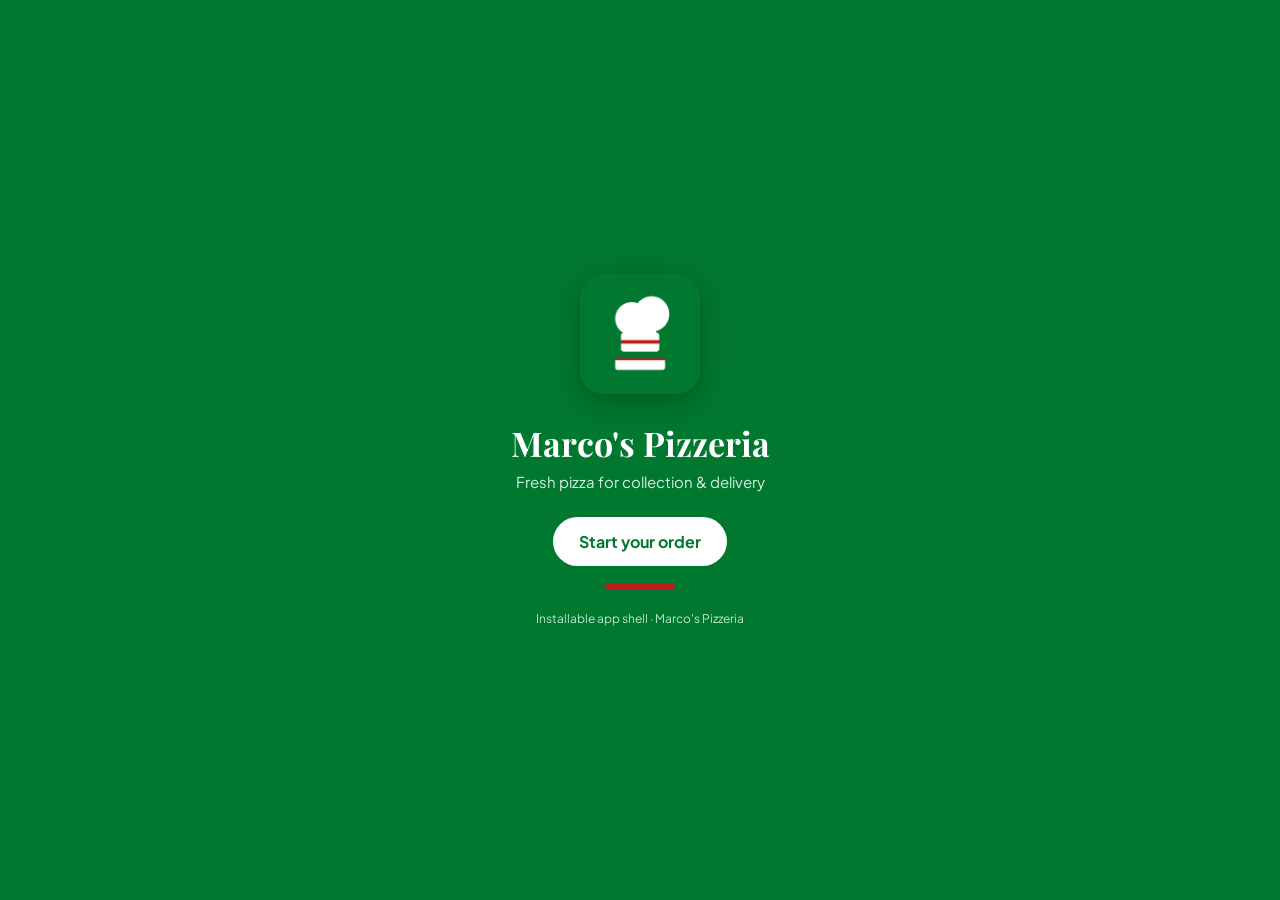
<file: docs/claude-integration/reference/marco-pwa/index.html>
<!doctype html>
<html lang="en-GB">
<head>
<meta charset="utf-8" />
<meta name="viewport" content="width=device-width, initial-scale=1, viewport-fit=cover" />
<title>Marco's Pizzeria — Order Online</title>
<meta name="theme-color" content="#007830" />
<link rel="manifest" href="manifest.webmanifest" />
<link rel="icon" href="icons/icon-192.png" />
<link rel="apple-touch-icon" href="icons/icon-192.png" />
<link rel="preconnect" href="https://fonts.googleapis.com">
<link rel="preconnect" href="https://fonts.gstatic.com" crossorigin>
<link href="https://fonts.googleapis.com/css2?family=Playfair+Display:wght@700;800&family=Plus+Jakarta+Sans:wght@400;600;700&display=swap" rel="stylesheet">
<style>
  *{box-sizing:border-box;margin:0;} 
  body{font-family:'Plus Jakarta Sans',system-ui,sans-serif;background:#007830;color:#fff;min-height:100vh;display:flex;align-items:center;justify-content:center;text-align:center;padding:24px;}
  .card{max-width:380px;}
  img{width:120px;height:120px;border-radius:24px;box-shadow:0 8px 30px rgba(0,0,0,.25);}
  h1{font-family:'Playfair Display',Georgia,serif;font-size:34px;margin:22px 0 6px;}
  .tag{color:#d7f0df;font-size:15px;margin-bottom:26px;}
  .btn{display:inline-block;background:#fff;color:#007830;font-weight:700;padding:14px 26px;border-radius:9999px;text-decoration:none;}
  .accent{height:5px;width:70px;background:#C01818;border-radius:9999px;margin:18px auto 0;}
  .small{margin-top:22px;font-size:12px;color:#bfe3c9;}
</style>
</head>
<body>
  <div class="card">
    <img src="icons/icon-512.png" alt="Marco's Pizzeria" />
    <h1>Marco's Pizzeria</h1>
    <p class="tag">Fresh pizza for collection &amp; delivery</p>
    <a class="btn" href="/">Start your order</a>
    <div class="accent"></div>
    <p class="small">Installable app shell · Marco's Pizzeria</p>
  </div>
  <script>
    if ('serviceWorker' in navigator) {
      window.addEventListener('load', () => navigator.serviceWorker.register('sw.js'));
    }
  </script>
</body>
</html>
</file>
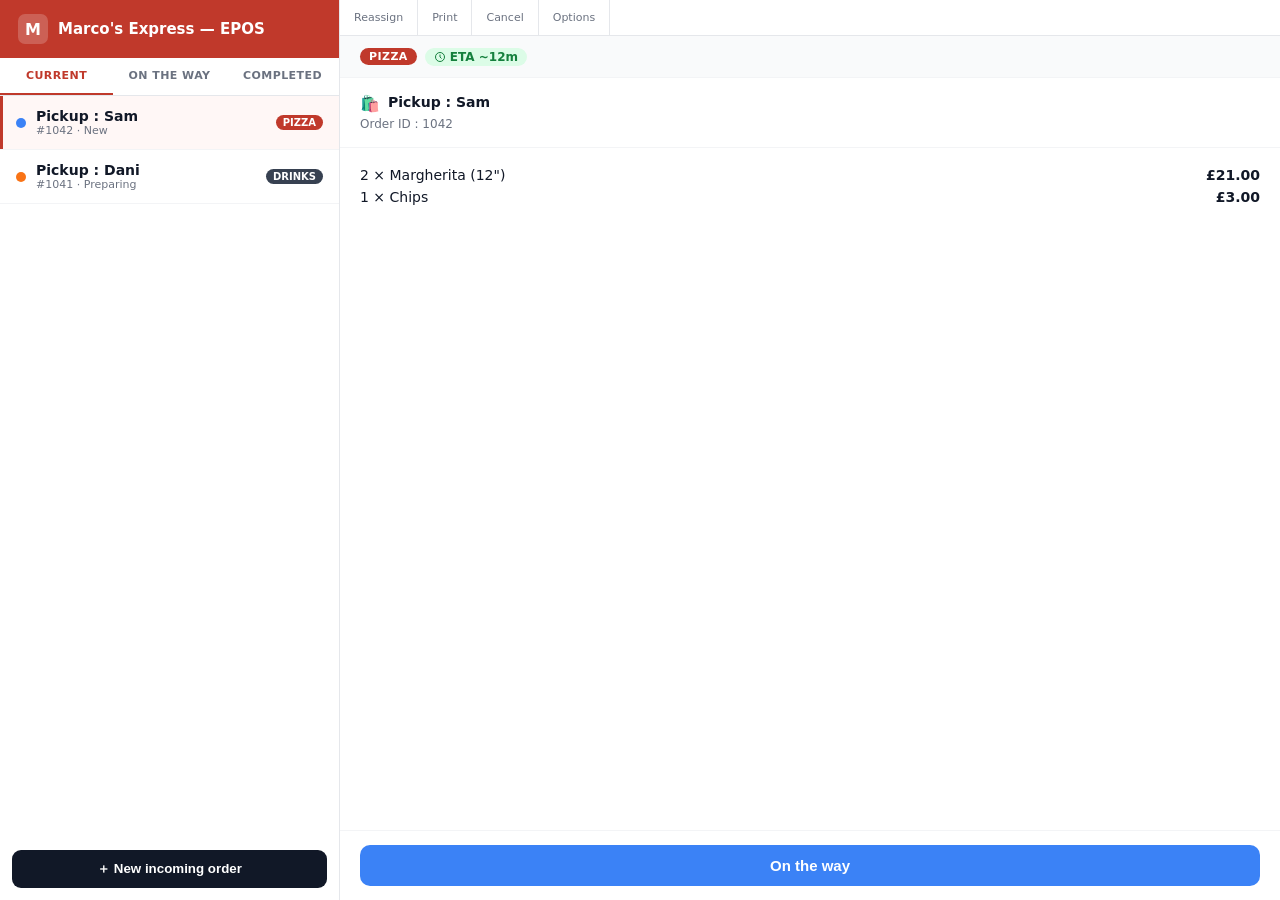
<file: docs/claude-integration/reference/epos-demo.html>
<!doctype html>
<html lang="en">
<head>
<meta charset="utf-8" />
<meta name="viewport" content="width=device-width, initial-scale=1" />
<title>Marco's Express EPOS — live AI demo</title>
<style>
  *{box-sizing:border-box;} html,body{margin:0;height:100%;}
  body{font-family:system-ui,-apple-system,"Segoe UI",sans-serif;background:#eef1f4;color:#111827;}
  .app{display:flex;height:100vh;}
  /* left: orders list */
  .list{width:340px;background:#fff;border-right:1px solid #e5e7eb;display:flex;flex-direction:column;}
  .brand{background:#c0392b;color:#fff;padding:14px 18px;display:flex;align-items:center;gap:10px;}
  .brand .logo{width:30px;height:30px;border-radius:7px;background:rgba(255,255,255,.2);display:flex;align-items:center;justify-content:center;font-weight:900;}
  .brand b{font-size:15px;}
  .tabs{display:flex;border-bottom:1px solid #e5e7eb;}
  .tab{flex:1;text-align:center;padding:11px 0;font-size:11px;font-weight:700;letter-spacing:.04em;color:#6b7280;cursor:pointer;border-bottom:2px solid transparent;}
  .tab.active{color:#c0392b;border-bottom-color:#c0392b;}
  .tickets{flex:1;overflow:auto;}
  .ticket{padding:12px 16px;border-bottom:1px solid #f3f4f6;cursor:pointer;display:flex;gap:10px;align-items:center;}
  .ticket:hover{background:#f9fafb;} .ticket.sel{background:#fff7f6;box-shadow:inset 3px 0 0 #c0392b;}
  .dot{width:10px;height:10px;border-radius:50%;flex:none;}
  .ticket .who{font-weight:700;font-size:14px;} .ticket .meta{font-size:11px;color:#6b7280;}
  .ticket .st{margin-left:auto;font-size:10px;font-weight:800;text-transform:uppercase;color:#fff;padding:2px 7px;border-radius:9999px;}
  .newbtn{margin:12px;padding:10px;border:none;border-radius:9px;background:#111827;color:#fff;font-weight:700;cursor:pointer;}
  /* right: detail */
  .detail{flex:1;display:flex;flex-direction:column;background:#fff;}
  .actionbar{display:flex;border-bottom:1px solid #e5e7eb;font-size:11px;color:#6b7280;}
  .actionbar div{padding:11px 14px;border-right:1px solid #e5e7eb;}
  .aistrip{display:flex;flex-wrap:wrap;align-items:center;gap:8px;padding:9px 20px;border-bottom:1px solid #f3f4f6;background:#f9fafb;min-height:42px;}
  .aistrip .thinking{font-size:12px;color:#9ca3af;font-style:italic;display:flex;align-items:center;gap:6px;}
  .spinner{width:12px;height:12px;border:2px solid #d1d5db;border-top-color:#c0392b;border-radius:50%;animation:spin .7s linear infinite;}
  @keyframes spin{to{transform:rotate(360deg);}}
  .chip{display:inline-flex;align-items:center;gap:4px;padding:2px 9px;border-radius:9999px;font-size:12px;font-weight:600;animation:pop .25s ease;}
  @keyframes pop{from{transform:scale(.8);opacity:0;}to{transform:scale(1);opacity:1;}}
  .station{font-size:11px;font-weight:800;text-transform:uppercase;letter-spacing:.04em;color:#fff;}
  .st-pizza{background:#c0392b;}.st-fryer{background:#d97706;}.st-grill{background:#b45309;}.st-cold{background:#0d9488;}.st-drinks{background:#374151;}.st-dessert{background:#16a34a;}
  .eta-green{background:#dcfce7;color:#15803d;}.eta-amber{background:#fef3c7;color:#b45309;}.eta-red{background:#fee2e2;color:#b91c1c;}
  .allergen{background:#dc2626;color:#fff;font-weight:800;}
  .cust{padding:16px 20px;border-bottom:1px solid #f3f4f6;}
  .cust .row{display:flex;gap:8px;align-items:flex-start;margin-bottom:4px;}
  .cust .name{font-weight:700;font-size:14px;} .cust .oid{font-size:12px;color:#6b7280;}
  .note{margin-top:8px;font-size:12px;color:#dc2626;font-weight:600;background:#fef2f2;border-radius:6px;padding:5px 9px;}
  .items{flex:1;padding:16px 20px;font-size:14px;}
  .items .r{display:flex;justify-content:space-between;padding:3px 0;}
  .items .r b{font-weight:600;}
  .foot{padding:14px 20px;border-top:1px solid #f3f4f6;}
  .adv{width:100%;padding:12px;border:none;border-radius:10px;color:#fff;font-size:15px;font-weight:800;cursor:pointer;}
  .b-blue{background:#3b82f6;}.b-orange{background:#f97316;}.b-green{background:#16a34a;}.b-gray{background:#9ca3af;}
  .empty{flex:1;display:flex;align-items:center;justify-content:center;color:#9ca3af;}
</style>
</head>
<body>
<div class="app">
  <div class="list">
    <div class="brand"><div class="logo">M</div><b>Marco's Express — EPOS</b></div>
    <div class="tabs"><div class="tab active">CURRENT</div><div class="tab">ON THE WAY</div><div class="tab">COMPLETED</div></div>
    <div class="tickets" id="tickets"></div>
    <button class="newbtn" id="newbtn">＋ New incoming order</button>
  </div>
  <div class="detail" id="detail"><div class="empty">Select an order</div></div>
</div>

<script>
const STATUS = { received:{label:'New',dot:'#3b82f6',chip:'#3b82f6',next:'in_kitchen',btn:'On the way',cls:'b-blue'},
  in_kitchen:{label:'Preparing',dot:'#f97316',chip:'#f97316',next:'ready',btn:'Mark Ready',cls:'b-orange'},
  ready:{label:'Ready',dot:'#16a34a',chip:'#16a34a',next:'completed',btn:'Complete',cls:'b-green'},
  completed:{label:'Done',dot:'#9ca3af',chip:'#9ca3af',next:null,btn:'Done',cls:'b-gray'} };
const STATIONS={pizza:'st-pizza',fryer:'st-fryer',grill:'st-grill',cold:'st-cold',drinks:'st-drinks',dessert:'st-dessert'};

let orders = [
  { id:1042, who:'Pickup : Sam', type:'pickup', oid:1042, placedAgo:2, status:'received',
    items:[['2 × Margherita (12")','£21.00'],['1 × Chips','£3.00']],
    ai:{station:'pizza',prep:14,allergens:[]} },
  { id:1041, who:'Pickup : Dani', type:'pickup', oid:1041, placedAgo:19, status:'in_kitchen',
    items:[['1 × Garlic Bread','£3.50'],['2 × Coke','£3.60']],
    ai:{station:'drinks',prep:8,allergens:[]} },
];
let selId = 1042;
const now = () => Date.now();
let clock = now();

function etaChip(o){
  if(!o.ai || !o.ai.prep) return '';
  const elapsed = Math.floor((clock - o.placedAt)/60000);
  const rem = o.ai.prep - elapsed;
  const cls = rem<0?'eta-red':rem<=5?'eta-amber':'eta-green';
  const txt = rem<0?`Overdue ${Math.abs(rem)}m`:`ETA ~${rem}m`;
  return `<span class="chip eta ${cls}"><svg width="12" height="12" viewBox="0 0 24 24" fill="none" stroke="currentColor" stroke-width="2"><circle cx="12" cy="12" r="9"/><path d="M12 7v5l3 3"/></svg>${txt}</span>`;
}

function renderList(){
  const t=document.getElementById('tickets');
  t.innerHTML = orders.filter(o=>['received','in_kitchen'].includes(o.status)).map(o=>{
    const s=STATUS[o.status];
    const stn = o.ai?.station ? `<span class="st ${STATIONS[o.ai.station]}">${o.ai.station}</span>` : `<span class="st" style="background:#cbd5e1">…</span>`;
    return `<div class="ticket ${o.id===selId?'sel':''}" data-id="${o.id}">
      <span class="dot" style="background:${s.dot}"></span>
      <div><div class="who">${o.who}</div><div class="meta">#${o.oid} · ${s.label}${o.ai?.allergens?.length?' · ⚠ allergen':''}</div></div>
      ${stn}</div>`;
  }).join('') || '<div style="padding:20px;color:#9ca3af;font-size:13px">No current orders</div>';
  t.querySelectorAll('.ticket').forEach(el=>el.onclick=()=>{selId=+el.dataset.id;render();});
}

function renderDetail(){
  const d=document.getElementById('detail');
  const o=orders.find(x=>x.id===selId);
  if(!o){d.innerHTML='<div class="empty">Select an order</div>';return;}
  const s=STATUS[o.status];
  let strip;
  if(o.enriching){ strip = `<div class="thinking"><span class="spinner"></span>Claude is routing this order…</div>`; }
  else if(o.ai){
    strip = `<span class="chip station ${STATIONS[o.ai.station]}">${o.ai.station}</span>${etaChip(o)}` +
      (o.ai.allergens.length?`<span class="chip allergen">⚠ Allergen: ${o.ai.allergens.join(', ')}</span>`:'');
  } else strip='';
  d.innerHTML = `
    <div class="actionbar"><div>Reassign</div><div>Print</div><div>Cancel</div><div>Options</div></div>
    <div class="aistrip">${strip}</div>
    <div class="cust">
      <div class="row"><span>${o.type==='pickup'?'🛍️':'🚚'}</span><span class="name">${o.who}</span></div>
      <div class="oid">Order ID : ${o.oid}</div>
      ${o.note?`<div class="note">Note: "${o.note}"</div>`:''}
    </div>
    <div class="items">${o.items.map(([n,p])=>`<div class="r"><span>${n}</span><b>${p}</b></div>`).join('')}</div>
    <div class="foot"><button class="adv ${s.cls}" id="adv">${s.btn}</button></div>`;
  const adv=document.getElementById('adv');
  if(adv) adv.onclick=()=>{ if(s.next){o.status=s.next; render();} };
}
function render(){renderList();renderDetail();}

// stamp placedAt from placedAgo
orders.forEach(o=>o.placedAt = now() - o.placedAgo*60000);

// New order arrives -> appears instantly as "received" with no AI -> Claude enriches after ~1.6s
let nextId=1043;
document.getElementById('newbtn').onclick=()=>{
  const o={ id:nextId, who:'14 Hill Road, M21 9WX', type:'delivery', oid:nextId, placedAt:now(), status:'received',
    note:'severe nut allergy please',
    items:[['1 × Chicken Satay Pizza','£11.50'],['1 × Onion Rings','£3.50']],
    enriching:true, ai:null };
  nextId++;
  orders.unshift(o); selId=o.id; render();
  setTimeout(()=>{ o.enriching=false; o.ai={station:'fryer',prep:9,allergens:['nuts','gluten']}; render(); }, 1600);
};

// live clock so the ETA ticks
setInterval(()=>{ clock=now(); renderDetail(); }, 1000);
render();
</script>
</body>
</html>
</file>
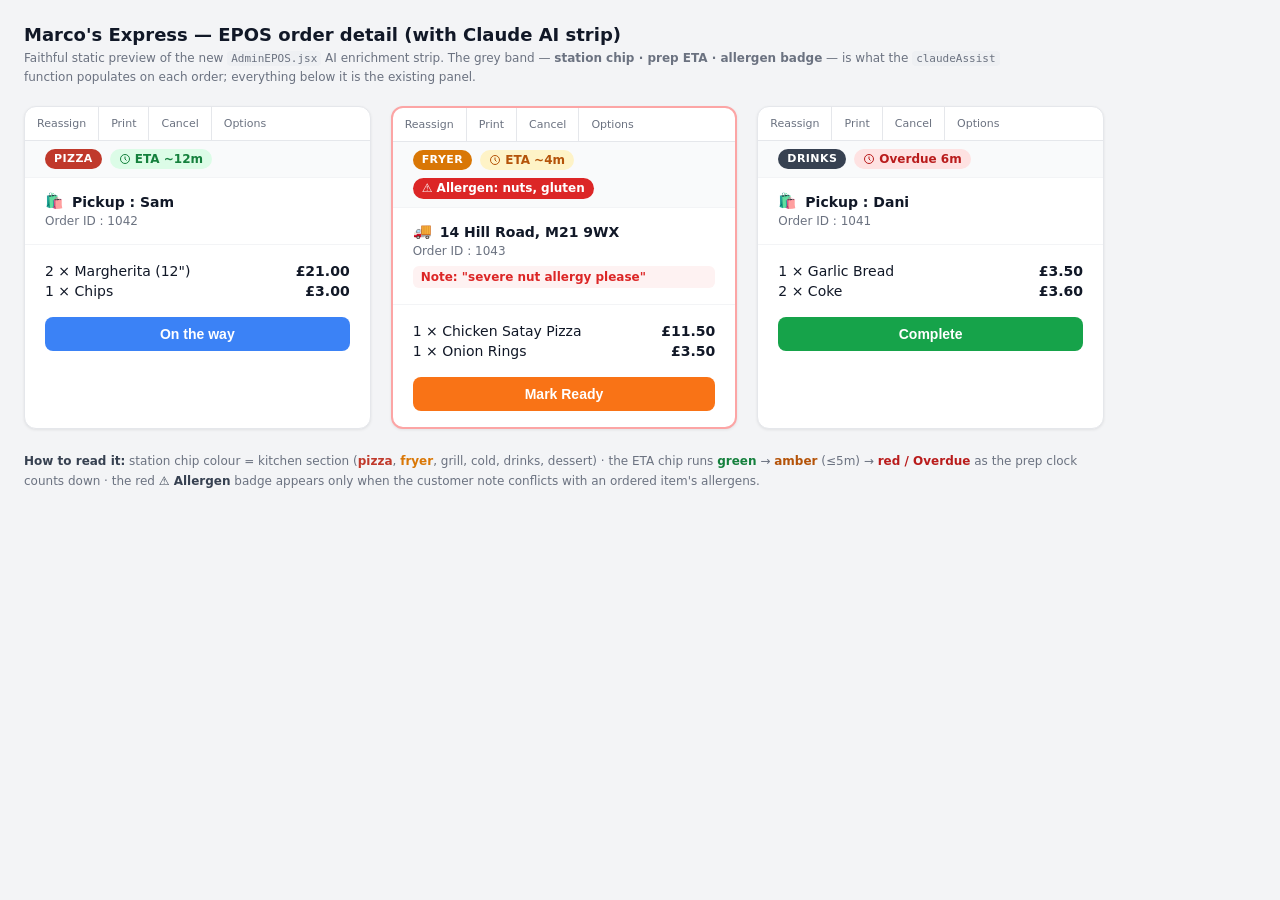
<file: docs/claude-integration/reference/epos-preview.html>
<!doctype html>
<html lang="en">
<head>
<meta charset="utf-8" />
<meta name="viewport" content="width=device-width, initial-scale=1" />
<title>EPOS AI strip — preview</title>
<style>
  :root { --ink:#111827; --muted:#6b7280; --line:#e5e7eb; }
  * { box-sizing: border-box; }
  body { margin:0; font-family: system-ui,-apple-system,"Segoe UI",sans-serif; background:#f3f4f6; color:var(--ink); padding:24px; }
  h1 { font-size:18px; margin:0 0 4px; }
  .sub { font-size:12px; color:var(--muted); margin:0 0 20px; max-width:1000px; line-height:1.5; }
  code { background:#eef0f3; padding:1px 4px; border-radius:4px; font-size:11px; }
  .grid { display:grid; grid-template-columns:repeat(3,1fr); gap:20px; max-width:1080px; }
  .card { background:#fff; border:1px solid var(--line); border-radius:12px; overflow:hidden; box-shadow:0 1px 3px rgba(0,0,0,.08); display:flex; flex-direction:column; }
  .card.alert { border:2px solid #fca5a5; }
  .actionbar { display:flex; border-bottom:1px solid var(--line); font-size:11px; color:var(--muted); }
  .actionbar div { padding:10px 12px; border-right:1px solid var(--line); }
  .actionbar div:last-child { border-right:none; }

  /* AI strip */
  .aistrip { display:flex; flex-wrap:wrap; align-items:center; gap:8px; padding:8px 20px; border-bottom:1px solid #f3f4f6; background:#f9fafb; }
  .chip { display:inline-flex; align-items:center; gap:4px; padding:2px 9px; border-radius:9999px; font-size:12px; font-weight:600; line-height:1.4; }
  .station { font-size:11px; font-weight:800; text-transform:uppercase; letter-spacing:.04em; color:#fff; }
  .st-pizza{background:#c0392b;} .st-fryer{background:#d97706;} .st-drinks{background:#374151;}
  .eta-green{background:#dcfce7; color:#15803d;} .eta-amber{background:#fef3c7; color:#b45309;} .eta-red{background:#fee2e2; color:#b91c1c;}
  .allergen{background:#dc2626; color:#fff; font-weight:800;}
  .eta svg{display:block;}

  .custblock { padding:16px 20px; border-bottom:1px solid #f3f4f6; }
  .custrow { display:flex; align-items:flex-start; gap:8px; margin-bottom:4px; }
  .custrow .ic{ color:#f97316; font-size:15px; line-height:1; }
  .custname { font-weight:700; font-size:14px; }
  .oid { font-size:12px; color:var(--muted); }
  .note { margin-top:8px; font-size:12px; color:#dc2626; font-weight:600; background:#fef2f2; border-radius:6px; padding:4px 8px; }

  .items { padding:16px 20px; font-size:14px; }
  .items .row { display:flex; justify-content:space-between; padding:2px 0; }
  .items .row span:last-child { font-weight:600; }

  .advance { margin:0 20px 16px; }
  .btn { width:100%; padding:9px; border:none; border-radius:8px; color:#fff; font-size:14px; font-weight:700; cursor:default; }
  .b-blue{background:#3b82f6;} .b-orange{background:#f97316;} .b-green{background:#16a34a;}

  .legend { margin-top:22px; font-size:12px; color:var(--muted); line-height:1.7; max-width:1080px; }
  .legend b{ color:#374151; }
  .sw{ font-weight:700; } .sw.p{color:#c0392b;} .sw.f{color:#d97706;} .sw.g{color:#15803d;} .sw.a{color:#b45309;} .sw.r{color:#b91c1c;}
</style>
</head>
<body>
  <h1>Marco's Express — EPOS order detail (with Claude AI strip)</h1>
  <p class="sub">Faithful static preview of the new <code>AdminEPOS.jsx</code> AI enrichment strip. The grey band — <b>station chip · prep&nbsp;ETA · allergen badge</b> — is what the <code>claudeAssist</code> function populates on each order; everything below it is the existing panel.</p>

  <div class="grid">

    <!-- on track -->
    <div class="card">
      <div class="actionbar"><div>Reassign</div><div>Print</div><div>Cancel</div><div>Options</div></div>
      <div class="aistrip">
        <span class="chip station st-pizza">pizza</span>
        <span class="chip eta eta-green"><svg width="12" height="12" viewBox="0 0 24 24" fill="none" stroke="currentColor" stroke-width="2"><circle cx="12" cy="12" r="9"/><path d="M12 7v5l3 3"/></svg>ETA ~12m</span>
      </div>
      <div class="custblock">
        <div class="custrow"><span class="ic">🛍️</span><span class="custname">Pickup : Sam</span></div>
        <div class="oid">Order ID : 1042</div>
      </div>
      <div class="items">
        <div class="row"><span>2 × Margherita (12")</span><span>£21.00</span></div>
        <div class="row"><span>1 × Chips</span><span>£3.00</span></div>
      </div>
      <div class="advance"><button class="btn b-blue">On the way</button></div>
    </div>

    <!-- allergen + amber -->
    <div class="card alert">
      <div class="actionbar"><div>Reassign</div><div>Print</div><div>Cancel</div><div>Options</div></div>
      <div class="aistrip">
        <span class="chip station st-fryer">fryer</span>
        <span class="chip eta eta-amber"><svg width="12" height="12" viewBox="0 0 24 24" fill="none" stroke="currentColor" stroke-width="2"><circle cx="12" cy="12" r="9"/><path d="M12 7v5l3 3"/></svg>ETA ~4m</span>
        <span class="chip allergen">⚠ Allergen: nuts, gluten</span>
      </div>
      <div class="custblock">
        <div class="custrow"><span class="ic">🚚</span><span class="custname">14 Hill Road, M21 9WX</span></div>
        <div class="oid">Order ID : 1043</div>
        <div class="note">Note: "severe nut allergy please"</div>
      </div>
      <div class="items">
        <div class="row"><span>1 × Chicken Satay Pizza</span><span>£11.50</span></div>
        <div class="row"><span>1 × Onion Rings</span><span>£3.50</span></div>
      </div>
      <div class="advance"><button class="btn b-orange">Mark Ready</button></div>
    </div>

    <!-- overdue -->
    <div class="card">
      <div class="actionbar"><div>Reassign</div><div>Print</div><div>Cancel</div><div>Options</div></div>
      <div class="aistrip">
        <span class="chip station st-drinks">drinks</span>
        <span class="chip eta eta-red"><svg width="12" height="12" viewBox="0 0 24 24" fill="none" stroke="currentColor" stroke-width="2"><circle cx="12" cy="12" r="9"/><path d="M12 7v5l3 3"/></svg>Overdue 6m</span>
      </div>
      <div class="custblock">
        <div class="custrow"><span class="ic">🛍️</span><span class="custname">Pickup : Dani</span></div>
        <div class="oid">Order ID : 1041</div>
      </div>
      <div class="items">
        <div class="row"><span>1 × Garlic Bread</span><span>£3.50</span></div>
        <div class="row"><span>2 × Coke</span><span>£3.60</span></div>
      </div>
      <div class="advance"><button class="btn b-green">Complete</button></div>
    </div>

  </div>

  <div class="legend">
    <b>How to read it:</b> station chip colour = kitchen section
    (<span class="sw p">pizza</span>, <span class="sw f">fryer</span>, grill, cold, drinks, dessert) ·
    the ETA chip runs <span class="sw g">green</span> → <span class="sw a">amber</span> (≤5m) →
    <span class="sw r">red / Overdue</span> as the prep clock counts down ·
    the red <b>⚠ Allergen</b> badge appears only when the customer note conflicts with an ordered item's allergens.
  </div>
</body>
</html>
</file>
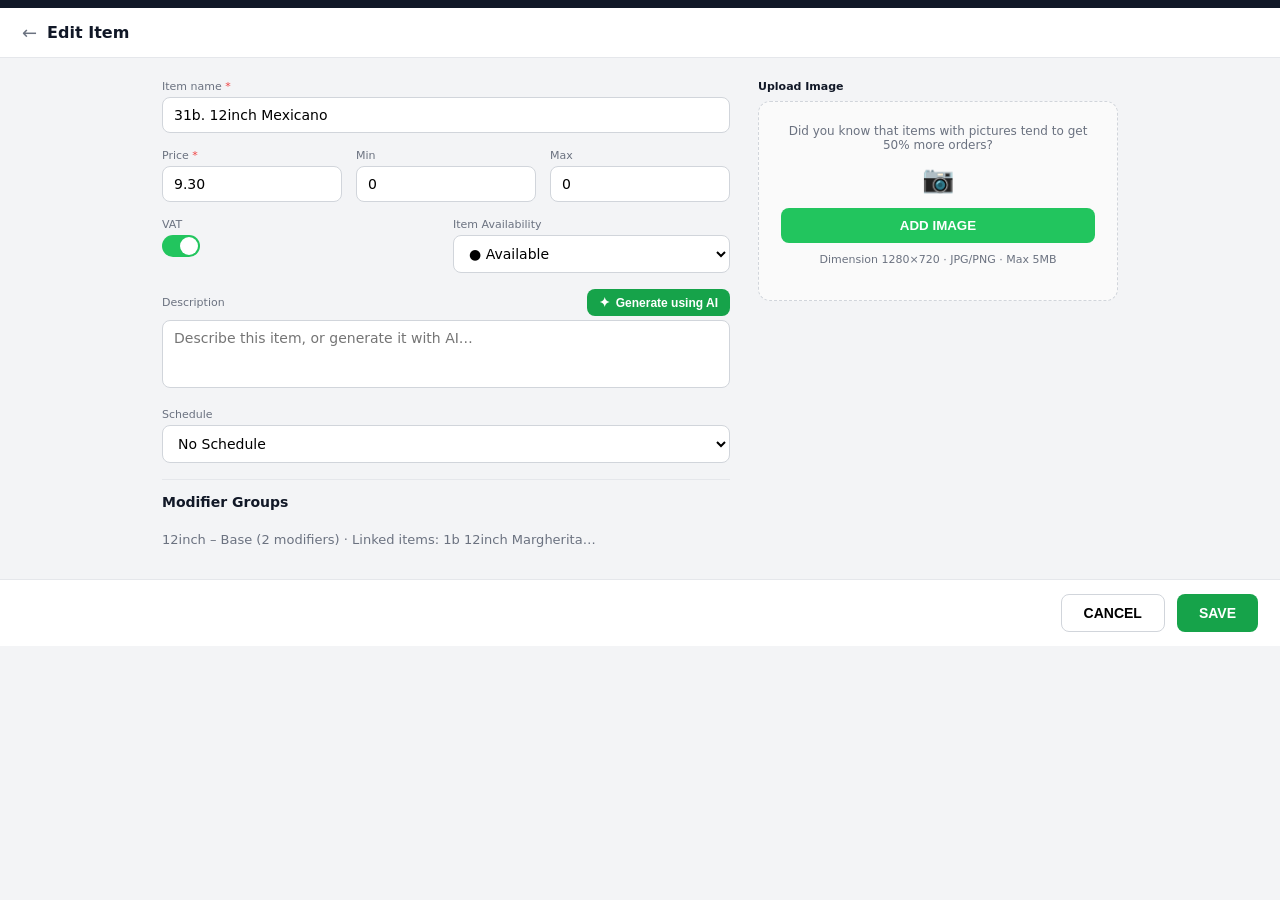
<file: docs/claude-integration/reference/menu-ai-demo.html>
<!doctype html>
<html lang="en">
<head>
<meta charset="utf-8" />
<meta name="viewport" content="width=device-width, initial-scale=1" />
<title>Edit Item — Generate using AI</title>
<style>
  *{box-sizing:border-box;} body{margin:0;font-family:system-ui,-apple-system,"Segoe UI",sans-serif;background:#f3f4f6;color:#111827;}
  .topbar{background:#111827;color:#fff;height:8px;}
  .head{display:flex;align-items:center;gap:10px;padding:14px 22px;background:#fff;border-bottom:1px solid #e5e7eb;}
  .head .back{color:#6b7280;font-size:18px;} .head h1{font-size:16px;margin:0;}
  .wrap{max-width:1000px;margin:22px auto;padding:0 22px;display:grid;grid-template-columns:1fr 360px;gap:28px;}
  label{font-size:11px;color:#6b7280;display:block;margin-bottom:4px;}
  .req::after{content:" *";color:#ef4444;}
  input,textarea,select{width:100%;border:1px solid #d1d5db;border-radius:8px;padding:9px 11px;font-size:14px;font-family:inherit;background:#fff;}
  textarea{resize:none;}
  .row{display:flex;gap:14px;margin-bottom:16px;}
  .row>div{flex:1;}
  .field{margin-bottom:16px;}
  .toggle{width:38px;height:22px;border-radius:9999px;background:#22c55e;position:relative;}
  .toggle::after{content:"";position:absolute;top:2px;left:18px;width:18px;height:18px;border-radius:50%;background:#fff;}
  .desc-head{display:flex;align-items:center;justify-content:space-between;margin-bottom:4px;}
  .desc-head label{margin:0;}
  .genbtn{display:inline-flex;align-items:center;gap:6px;border:none;background:#16a34a;color:#fff;font-size:12px;font-weight:700;padding:6px 12px;border-radius:8px;cursor:pointer;}
  .genbtn:disabled{opacity:.6;cursor:default;}
  .spinner{width:13px;height:13px;border:2px solid rgba(255,255,255,.5);border-top-color:#fff;border-radius:50%;animation:spin .7s linear infinite;}
  @keyframes spin{to{transform:rotate(360deg);}}
  .upload{border:1px dashed #d1d5db;border-radius:12px;background:#fafafa;padding:22px;text-align:center;}
  .upload p{font-size:12px;color:#6b7280;margin:0 0 12px;}
  .addimg{margin-top:14px;background:#22c55e;color:#fff;border:none;border-radius:8px;padding:10px;width:100%;font-weight:700;}
  .modhead{margin-top:8px;padding:14px 0;border-top:1px solid #e5e7eb;font-weight:700;font-size:14px;}
  .footer{position:sticky;bottom:0;background:#fff;border-top:1px solid #e5e7eb;display:flex;justify-content:flex-end;gap:12px;padding:14px 22px;margin-top:24px;}
  .btn{padding:10px 22px;border-radius:8px;font-weight:700;font-size:14px;cursor:pointer;border:1px solid #d1d5db;background:#fff;}
  .btn.save{background:#16a34a;color:#fff;border:none;}
  .fade{animation:fade .4s ease;} @keyframes fade{from{background:#ecfdf5;}to{background:#fff;}}
  .sparkle{font-size:13px;}
</style>
</head>
<body>
  <div class="topbar"></div>
  <div class="head"><span class="back">←</span><h1>Edit Item</h1></div>

  <div class="wrap">
    <div>
      <div class="field"><label class="req">Item name</label><input value="31b. 12inch Mexicano" /></div>
      <div class="row">
        <div><label class="req">Price</label><input value="9.30" /></div>
        <div><label>Min</label><input value="0" /></div>
        <div><label>Max</label><input value="0" /></div>
      </div>
      <div class="row">
        <div><label>VAT</label><div class="toggle"></div></div>
        <div><label>Item Availability</label><select><option>● Available</option></select></div>
      </div>

      <div class="field">
        <div class="desc-head">
          <label>Description</label>
          <button class="genbtn" id="gen"><span class="sparkle">✦</span> Generate using AI</button>
        </div>
        <textarea id="desc" rows="3" placeholder="Describe this item, or generate it with AI…"></textarea>
      </div>

      <div class="field"><label>Schedule</label><select><option>No Schedule</option></select></div>
      <div class="modhead">Modifier Groups</div>
      <div style="font-size:13px;color:#6b7280;padding:8px 0;">12inch – Base (2 modifiers) · Linked items: 1b 12inch Margherita…</div>
    </div>

    <div>
      <label style="font-weight:700;color:#111827;margin-bottom:8px;">Upload Image</label>
      <div class="upload">
        <p>Did you know that items with pictures tend to get 50% more orders?</p>
        <div style="font-size:26px;">📷</div>
        <button class="addimg">ADD IMAGE</button>
        <p style="margin-top:10px;font-size:11px;">Dimension 1280×720 · JPG/PNG · Max 5MB</p>
      </div>
    </div>
  </div>

  <div class="footer">
    <button class="btn">CANCEL</button>
    <button class="btn save">SAVE</button>
  </div>

<script>
  const SAMPLE = "Our 12-inch Mexicano: a fiery base of jalapeños, spiced beef and red onion under bubbling mozzarella, finished with a swirl of smoky chipotle. Vegetarian swap available.";
  const btn = document.getElementById('gen');
  const desc = document.getElementById('desc');
  btn.onclick = () => {
    btn.disabled = true;
    btn.innerHTML = '<span class="spinner"></span> Generating…';
    desc.value = '';
    setTimeout(() => {
      // simulate Claude (Haiku) streaming the description back
      let i = 0;
      const tick = setInterval(() => {
        i += 4;
        desc.value = SAMPLE.slice(0, i);
        desc.classList.add('fade');
        if (i >= SAMPLE.length) {
          clearInterval(tick);
          btn.disabled = false;
          btn.innerHTML = '<span class="sparkle">✦</span> Generate using AI';
        }
      }, 18);
    }, 1100);
  };
</script>
</body>
</html>
</file>
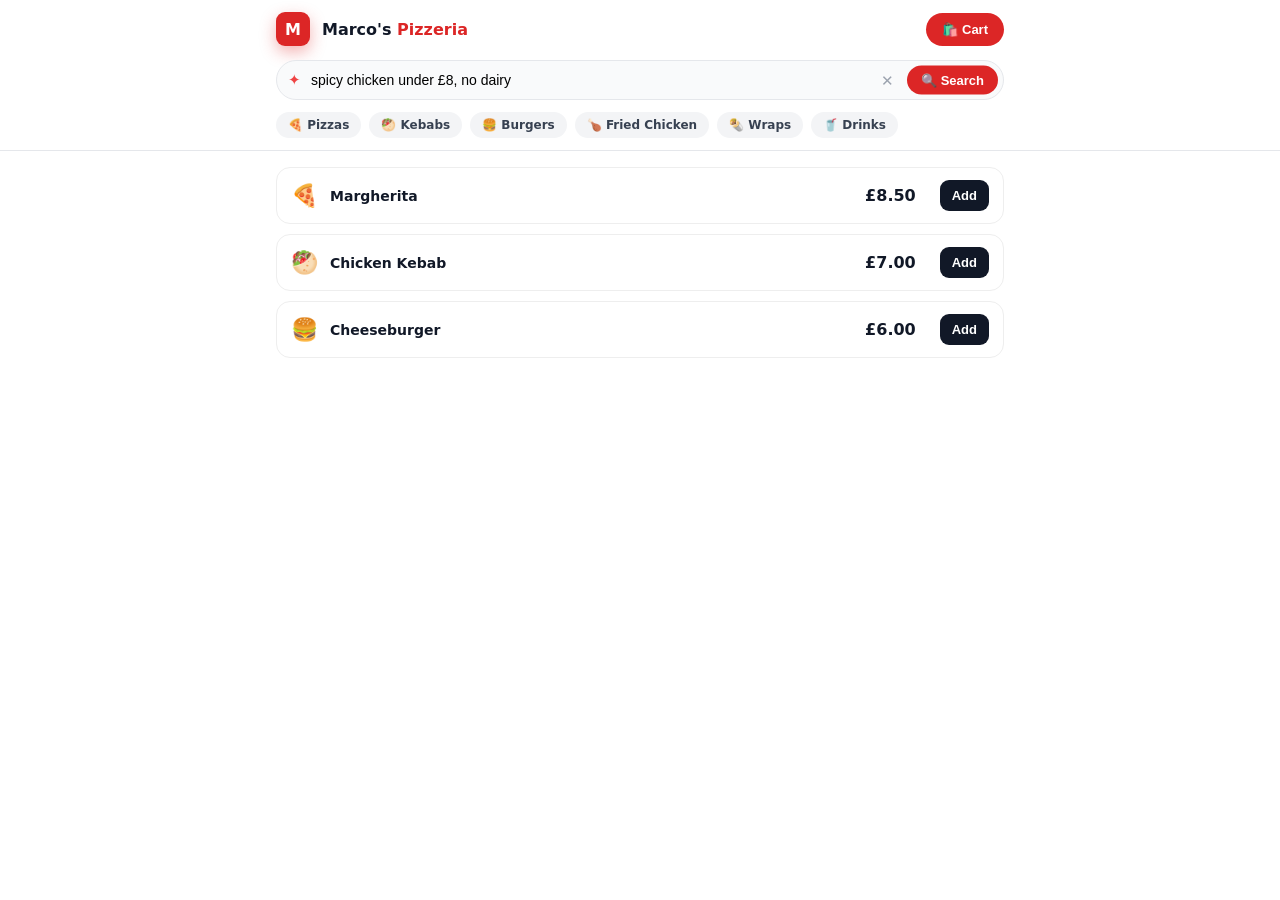
<file: docs/claude-integration/reference/menu-search-demo.html>
<!doctype html>
<html lang="en">
<head>
<meta charset="utf-8" />
<meta name="viewport" content="width=device-width, initial-scale=1" />
<title>Marco's — smart menu search</title>
<style>
  *{box-sizing:border-box;margin:0;} body{font-family:system-ui,-apple-system,"Segoe UI",sans-serif;background:#fff;color:#111827;}
  .hdr{position:sticky;top:0;background:rgba(255,255,255,.96);backdrop-filter:blur(6px);border-bottom:1px solid #e5e7eb;}
  .bar{max-width:760px;margin:0 auto;display:flex;align-items:center;gap:12px;padding:12px 16px;}
  .logo{width:34px;height:34px;border-radius:9px;background:#dc2626;color:#fff;font-weight:900;display:flex;align-items:center;justify-content:center;box-shadow:0 6px 16px rgba(220,38,38,.35);}
  .brand b{font-weight:900;} .brand .p{color:#dc2626;font-weight:800;}
  .cart{margin-left:auto;background:#dc2626;color:#fff;border:none;border-radius:9999px;padding:9px 16px;font-weight:700;font-size:13px;display:flex;gap:7px;align-items:center;}
  .searchwrap{max-width:760px;margin:0 auto;padding:2px 16px 10px;}
  .search{position:relative;}
  .search .spark{position:absolute;left:12px;top:50%;transform:translateY(-50%);color:#ef4444;font-size:15px;}
  .search input{width:100%;padding:11px 130px 11px 34px;border:1px solid #e5e7eb;background:#f9fafb;border-radius:9999px;font-size:14px;outline:none;}
  .search input:focus{border-color:#f87171;box-shadow:0 0 0 3px rgba(239,68,68,.18);background:#fff;}
  .search .actions{position:absolute;right:6px;top:50%;transform:translateY(-50%);display:flex;gap:6px;align-items:center;}
  .clear{width:28px;height:28px;border:none;background:none;color:#9ca3af;border-radius:50%;font-size:15px;cursor:pointer;}
  .go{display:flex;gap:6px;align-items:center;background:#dc2626;color:#fff;border:none;border-radius:9999px;padding:7px 14px;font-size:13px;font-weight:700;cursor:pointer;}
  .pills{max-width:760px;margin:0 auto;display:flex;gap:8px;overflow:auto;padding:2px 16px 12px;}
  .pill{white-space:nowrap;padding:6px 12px;border-radius:9999px;background:#f3f4f6;color:#374151;font-size:12px;font-weight:700;}
  .spinner{width:14px;height:14px;border:2px solid rgba(255,255,255,.5);border-top-color:#fff;border-radius:50%;animation:spin .7s linear infinite;}
  @keyframes spin{to{transform:rotate(360deg);}}
  .body{max-width:760px;margin:0 auto;padding:16px;}
  .reshead{display:flex;align-items:center;justify-content:space-between;margin-bottom:12px;}
  .reshead h2{font-size:15px;font-weight:800;display:flex;align-items:center;gap:6px;}
  .reshead .clr{font-size:12px;color:#dc2626;font-weight:700;cursor:pointer;background:none;border:none;}
  .card{display:flex;align-items:center;gap:12px;border:1px solid #eee;border-radius:14px;padding:12px 14px;margin-bottom:10px;animation:pop .3s ease both;}
  @keyframes pop{from{opacity:0;transform:translateY(6px);}to{opacity:1;transform:none;}}
  .card .ic{font-size:22px;}
  .card .nm{font-weight:700;font-size:14px;}
  .card .why{display:inline-flex;align-items:center;gap:4px;margin-top:3px;font-size:11px;color:#b45309;background:#fef3c7;border-radius:9999px;padding:1px 8px;}
  .card .pr{margin-left:auto;font-weight:800;}
  .card .add{margin-left:12px;background:#111827;color:#fff;border:none;border-radius:9px;padding:8px 12px;font-weight:700;font-size:13px;}
  .placeholder .row{height:54px;background:#f3f4f6;border-radius:12px;margin-bottom:10px;}
  .muted{color:#9ca3af;font-size:13px;text-align:center;padding:30px 0;}
</style>
</head>
<body>
  <div class="hdr">
    <div class="bar">
      <div class="logo">M</div>
      <div class="brand"><b>Marco's</b><span class="p"> Pizzeria</span></div>
      <button class="cart">🛍️ Cart</button>
    </div>
    <div class="searchwrap">
      <div class="search">
        <span class="spark">✦</span>
        <input id="q" value="spicy chicken under £8, no dairy" />
        <div class="actions">
          <button class="clear" id="clear">✕</button>
          <button class="go" id="go">🔍 Search</button>
        </div>
      </div>
    </div>
    <div class="pills">
      <span class="pill">🍕 Pizzas</span><span class="pill">🥙 Kebabs</span><span class="pill">🍔 Burgers</span>
      <span class="pill">🍗 Fried Chicken</span><span class="pill">🌯 Wraps</span><span class="pill">🥤 Drinks</span>
    </div>
  </div>

  <div class="body" id="body">
    <!-- default: browse view -->
    <div id="browse">
      <div class="card"><span class="ic">🍕</span><div><div class="nm">Margherita</div></div><span class="pr">£8.50</span><button class="add">Add</button></div>
      <div class="card"><span class="ic">🥙</span><div><div class="nm">Chicken Kebab</div></div><span class="pr">£7.00</span><button class="add">Add</button></div>
      <div class="card"><span class="ic">🍔</span><div><div class="nm">Cheeseburger</div></div><span class="pr">£6.00</span><button class="add">Add</button></div>
    </div>
  </div>

<script>
  const RESULTS = [
    { ic:'🌯', nm:'Peri Peri Chicken Wrap', pr:'£6.50', why:'spicy · dairy-free' },
    { ic:'🍗', nm:'Spicy Chicken Strips',   pr:'£5.50', why:'spicy · no dairy' },
    { ic:'🥙', nm:'Chicken Kebab',          pr:'£7.00', why:'grilled chicken · dairy-free' },
  ];
  const body = document.getElementById('body');
  const go = document.getElementById('go');
  const clearBtn = document.getElementById('clear');
  const q = document.getElementById('q');

  function browse(){
    body.innerHTML = `<div id="browse">
      <div class="card"><span class="ic">🍕</span><div><div class="nm">Margherita</div></div><span class="pr">£8.50</span><button class="add">Add</button></div>
      <div class="card"><span class="ic">🥙</span><div><div class="nm">Chicken Kebab</div></div><span class="pr">£7.00</span><button class="add">Add</button></div>
      <div class="card"><span class="ic">🍔</span><div><div class="nm">Cheeseburger</div></div><span class="pr">£6.00</span><button class="add">Add</button></div>
    </div>`;
  }
  function search(){
    go.innerHTML = '<span class="spinner"></span> Searching…';
    body.innerHTML = `<div class="placeholder"><div class="row"></div><div class="row"></div><div class="row"></div></div>`;
    setTimeout(() => {
      go.innerHTML = '🔍 Search';
      let html = `<div class="reshead"><h2>✦ ${RESULTS.length} results for “${q.value}”</h2><button class="clr" id="clr">Clear</button></div>`;
      RESULTS.forEach((r,i) => {
        html += `<div class="card" style="animation-delay:${i*0.08}s">
          <span class="ic">${r.ic}</span>
          <div><div class="nm">${r.nm}</div><span class="why">✦ ${r.why}</span></div>
          <span class="pr">${r.pr}</span><button class="add">Add</button></div>`;
      });
      body.innerHTML = html;
      document.getElementById('clr').onclick = () => { q.value=''; browse(); };
    }, 1300);
  }
  go.onclick = search;
  clearBtn.onclick = () => { q.value=''; browse(); };
  q.addEventListener('keydown', e => { if (e.key === 'Enter') search(); });
</script>
</body>
</html>
</file>
